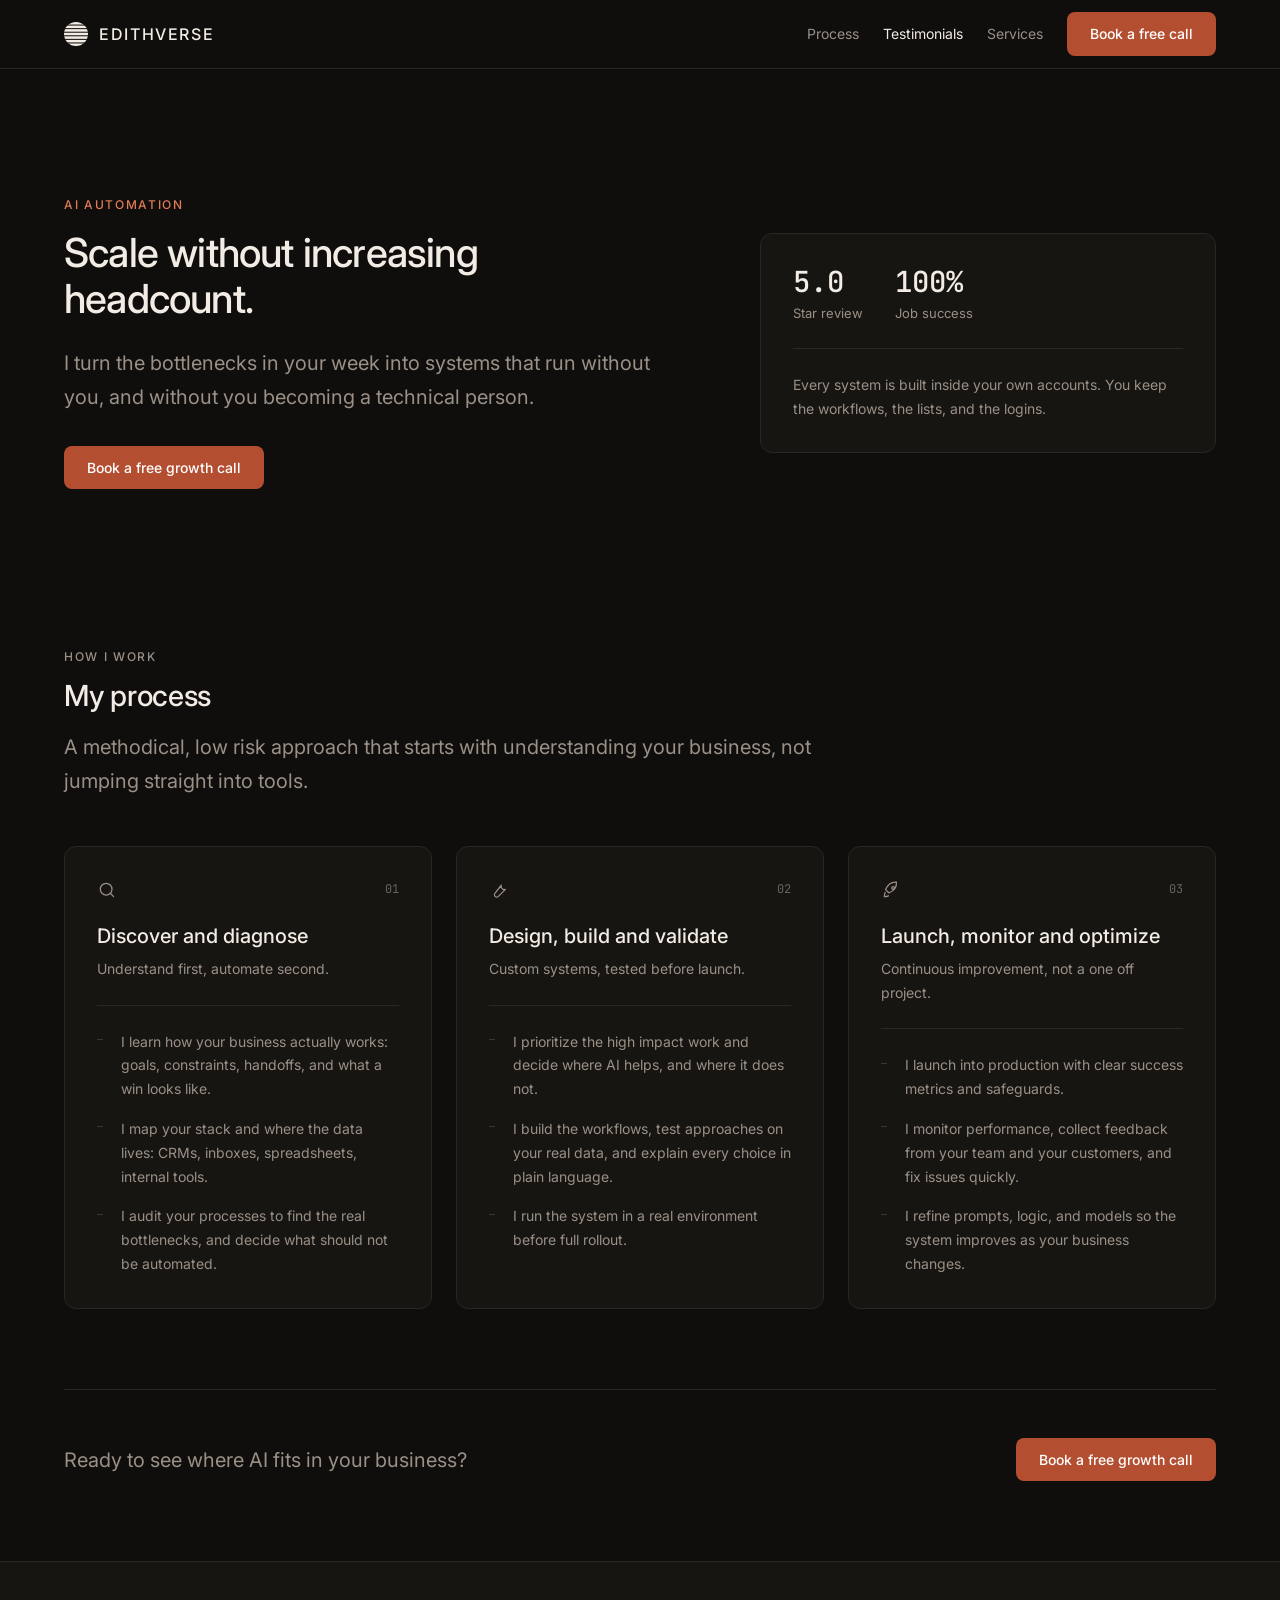
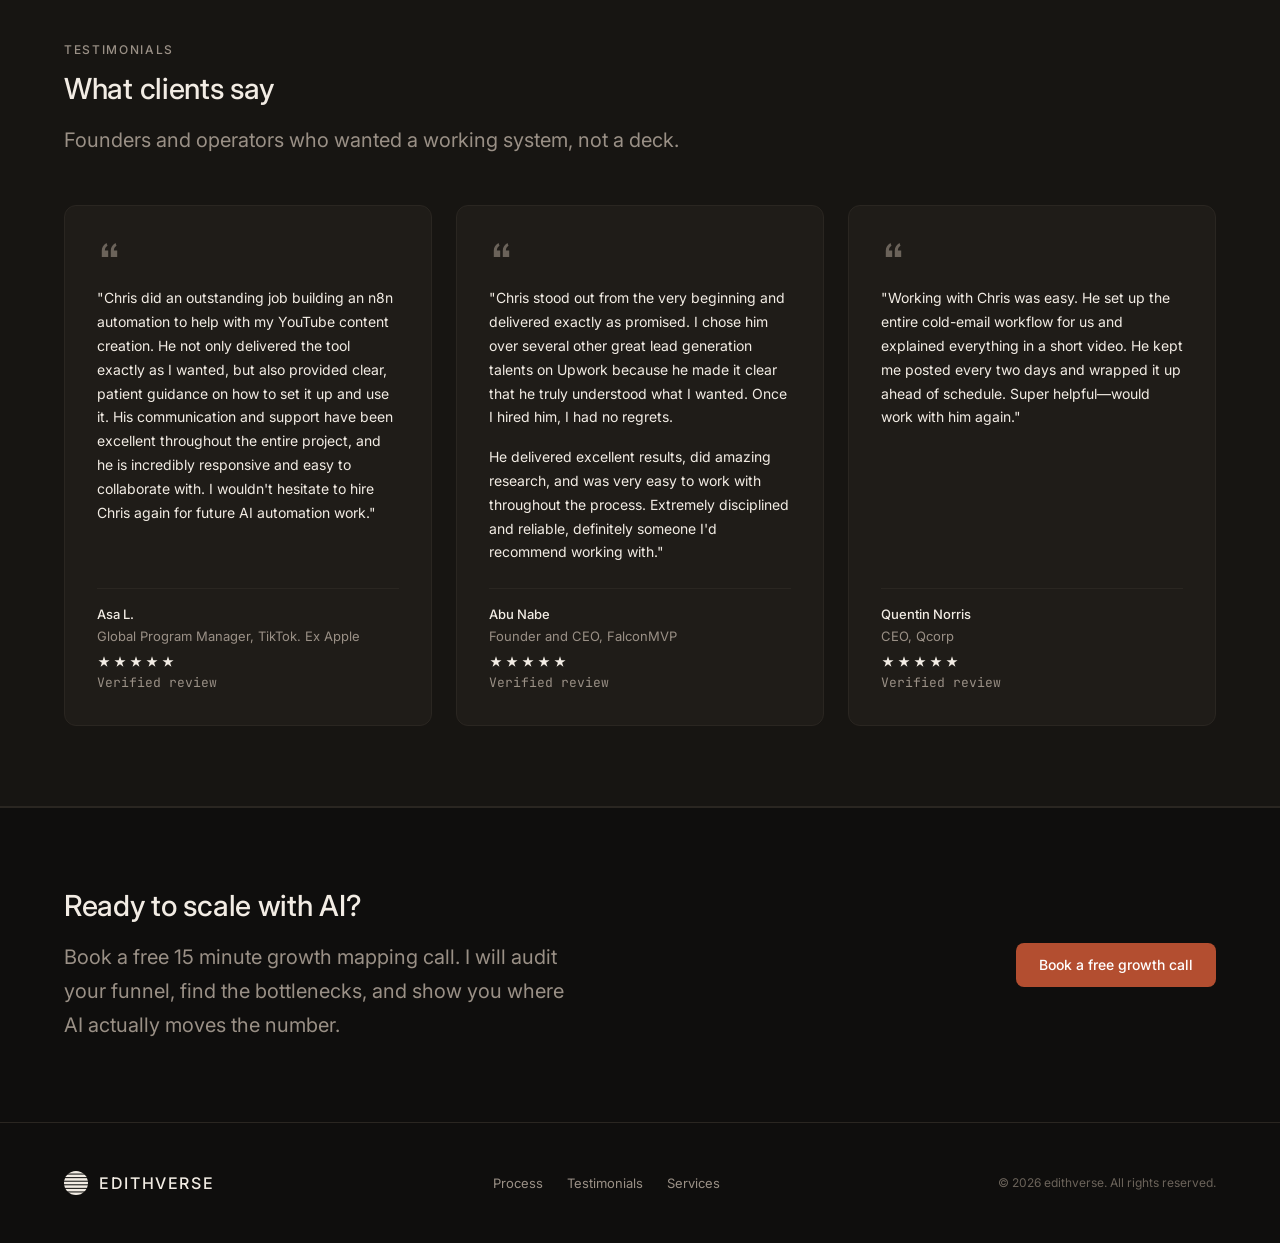
<file: index.html>
<!doctype html>
<html lang="en">
<head>
<meta charset="utf-8">
<meta name="viewport" content="width=device-width, initial-scale=1">
<title>edithverse — AI automation systems</title>
<meta name="description" content="AI automation systems for agencies, recruiters, and real estate teams. Built on your accounts, handed over with no lock in.">
<meta name="theme-color" content="#0F0E0D">
<link rel="preconnect" href="https://fonts.googleapis.com">
<link rel="preconnect" href="https://fonts.gstatic.com" crossorigin>
<link href="https://fonts.googleapis.com/css2?family=Inter:wght@400;500&family=JetBrains+Mono:wght@400;500&display=swap" rel="stylesheet">
<link rel="stylesheet" href="styles.css?v=20260801b">
<link rel="icon" type="image/svg+xml" href="assets/logo/favicon.svg">
</head>
<body>

<a class="skip-link" href="#main">Skip to content</a>

<!-- ============ HEADER ============ -->
<header class="site-header">
  <div class="container header-inner">
    <a class="brand" href="#top">
      <span class="brand-mark" aria-hidden="true">
        <svg viewBox="0 0 100 100">
          <mask id="evBandsNav">
            <rect width="100" height="100" fill="#000"/>
            <g fill="#fff">
              <rect y="0" width="100" height="10.6"/>
              <rect y="14.9" width="100" height="10.6"/>
              <rect y="29.8" width="100" height="10.6"/>
              <rect y="44.7" width="100" height="10.6"/>
              <rect y="59.6" width="100" height="10.6"/>
              <rect y="74.5" width="100" height="10.6"/>
              <rect y="89.4" width="100" height="10.6"/>
            </g>
          </mask>
          <circle cx="50" cy="50" r="50" fill="currentColor" mask="url(#evBandsNav)"/>
        </svg>
      </span>
      <span class="brand-word">edithverse</span>
    </a>

    <nav class="site-nav" aria-label="Primary">
      <a href="#process">Process</a>
      <a href="#testimonials">Testimonials</a>
      <a href="services.html">Services</a>
      <a class="btn btn-primary header-cta" href="https://calendly.com/chrislx/discovery-call" target="_blank" rel="noopener noreferrer">Book a free call</a>
    </nav>
  </div>
</header>

<main id="main">

  <!-- ============ HERO ============ -->
  <section class="hero" id="top">
    <div class="hero-paths" aria-hidden="true">
      <svg viewBox="0 0 696 316" fill="none" preserveAspectRatio="xMidYMid slice">
        <path pathLength="1" d="M-380 -189C-380 -189 -312 216 152 343C616 470 684 875 684 875" stroke-width="0.5" stroke-opacity="0.04" style="--dur:20.0s;--delay:0.0s"/>
        <path pathLength="1" d="M-385 -195C-385 -195 -317 210 157 337C621 464 689 869 689 869" stroke-width="0.53" stroke-opacity="0.049" style="--dur:24.1s;--delay:-18.3s"/>
        <path pathLength="1" d="M-390 -201C-390 -201 -322 204 162 331C626 458 694 863 694 863" stroke-width="0.56" stroke-opacity="0.058" style="--dur:28.2s;--delay:-16.6s"/>
        <path pathLength="1" d="M-395 -207C-395 -207 -327 198 167 325C631 452 699 857 699 857" stroke-width="0.59" stroke-opacity="0.067" style="--dur:22.2s;--delay:-14.9s"/>
        <path pathLength="1" d="M-400 -213C-400 -213 -332 192 172 319C636 446 704 851 704 851" stroke-width="0.62" stroke-opacity="0.076" style="--dur:26.3s;--delay:-13.2s"/>
        <path pathLength="1" d="M-405 -219C-405 -219 -337 186 177 313C641 440 709 845 709 845" stroke-width="0.65" stroke-opacity="0.085" style="--dur:20.3s;--delay:-11.5s"/>
        <path pathLength="1" d="M-410 -225C-410 -225 -342 180 182 307C646 434 714 839 714 839" stroke-width="0.68" stroke-opacity="0.094" style="--dur:24.4s;--delay:-9.8s"/>
        <path pathLength="1" d="M-415 -231C-415 -231 -347 174 187 301C651 428 719 833 719 833" stroke-width="0.71" stroke-opacity="0.103" style="--dur:28.5s;--delay:-8.1s"/>
        <path pathLength="1" d="M-420 -237C-420 -237 -352 168 192 295C656 422 724 827 724 827" stroke-width="0.74" stroke-opacity="0.112" style="--dur:22.5s;--delay:-6.4s"/>
        <path pathLength="1" d="M-425 -243C-425 -243 -357 162 197 289C661 416 729 821 729 821" stroke-width="0.77" stroke-opacity="0.121" style="--dur:26.6s;--delay:-4.7s"/>
        <path pathLength="1" d="M-430 -249C-430 -249 -362 156 202 283C666 410 734 815 734 815" stroke-width="0.8" stroke-opacity="0.13" style="--dur:20.6s;--delay:-3.0s"/>
        <path pathLength="1" d="M-435 -255C-435 -255 -367 150 207 277C671 404 739 809 739 809" stroke-width="0.83" stroke-opacity="0.139" style="--dur:24.7s;--delay:-1.3s"/>
        <path pathLength="1" d="M-440 -261C-440 -261 -372 144 212 271C676 398 744 803 744 803" stroke-width="0.86" stroke-opacity="0.148" style="--dur:28.8s;--delay:-19.6s"/>
        <path pathLength="1" d="M-445 -267C-445 -267 -377 138 217 265C681 392 749 797 749 797" stroke-width="0.89" stroke-opacity="0.157" style="--dur:22.8s;--delay:-17.9s"/>
        <path pathLength="1" d="M-450 -273C-450 -273 -382 132 222 259C686 386 754 791 754 791" stroke-width="0.92" stroke-opacity="0.166" style="--dur:26.9s;--delay:-16.2s"/>
        <path pathLength="1" d="M-455 -279C-455 -279 -387 126 227 253C691 380 759 785 759 785" stroke-width="0.95" stroke-opacity="0.175" style="--dur:20.9s;--delay:-14.5s"/>
        <path pathLength="1" d="M-460 -285C-460 -285 -392 120 232 247C696 374 764 779 764 779" stroke-width="0.98" stroke-opacity="0.184" style="--dur:25.0s;--delay:-12.8s"/>
        <path pathLength="1" d="M-465 -291C-465 -291 -397 114 237 241C701 368 769 773 769 773" stroke-width="1.01" stroke-opacity="0.193" style="--dur:29.1s;--delay:-11.1s"/>
        <path pathLength="1" d="M-470 -297C-470 -297 -402 108 242 235C706 362 774 767 774 767" stroke-width="1.04" stroke-opacity="0.202" style="--dur:23.1s;--delay:-9.4s"/>
        <path pathLength="1" d="M-475 -303C-475 -303 -407 102 247 229C711 356 779 761 779 761" stroke-width="1.07" stroke-opacity="0.211" style="--dur:27.2s;--delay:-7.7s"/>
        <path pathLength="1" d="M-480 -309C-480 -309 -412 96 252 223C716 350 784 755 784 755" stroke-width="1.1" stroke-opacity="0.22" style="--dur:21.2s;--delay:-6.0s"/>
        <path pathLength="1" d="M-485 -315C-485 -315 -417 90 257 217C721 344 789 749 789 749" stroke-width="1.13" stroke-opacity="0.229" style="--dur:25.3s;--delay:-4.3s"/>
        <path pathLength="1" d="M-490 -321C-490 -321 -422 84 262 211C726 338 794 743 794 743" stroke-width="1.16" stroke-opacity="0.238" style="--dur:29.4s;--delay:-2.6s"/>
        <path pathLength="1" d="M-495 -327C-495 -327 -427 78 267 205C731 332 799 737 799 737" stroke-width="1.19" stroke-opacity="0.247" style="--dur:23.4s;--delay:-0.9s"/>
        <path pathLength="1" d="M-500 -333C-500 -333 -432 72 272 199C736 326 804 731 804 731" stroke-width="1.22" stroke-opacity="0.256" style="--dur:27.5s;--delay:-19.2s"/>
        <path pathLength="1" d="M-505 -339C-505 -339 -437 66 277 193C741 320 809 725 809 725" stroke-width="1.25" stroke-opacity="0.265" style="--dur:21.5s;--delay:-17.5s"/>
        <path pathLength="1" d="M-510 -345C-510 -345 -442 60 282 187C746 314 814 719 814 719" stroke-width="1.28" stroke-opacity="0.274" style="--dur:25.6s;--delay:-15.8s"/>
        <path pathLength="1" d="M-515 -351C-515 -351 -447 54 287 181C751 308 819 713 819 713" stroke-width="1.31" stroke-opacity="0.283" style="--dur:29.7s;--delay:-14.1s"/>
        <path pathLength="1" d="M-520 -357C-520 -357 -452 48 292 175C756 302 824 707 824 707" stroke-width="1.34" stroke-opacity="0.292" style="--dur:23.7s;--delay:-12.4s"/>
        <path pathLength="1" d="M-525 -363C-525 -363 -457 42 297 169C761 296 829 701 829 701" stroke-width="1.37" stroke-opacity="0.301" style="--dur:27.8s;--delay:-10.7s"/>
        <path pathLength="1" d="M-530 -369C-530 -369 -462 36 302 163C766 290 834 695 834 695" stroke-width="1.4" stroke-opacity="0.31" style="--dur:21.8s;--delay:-9.0s"/>
        <path pathLength="1" d="M-535 -375C-535 -375 -467 30 307 157C771 284 839 689 839 689" stroke-width="1.43" stroke-opacity="0.319" style="--dur:25.9s;--delay:-7.3s"/>
        <path pathLength="1" d="M-540 -381C-540 -381 -472 24 312 151C776 278 844 683 844 683" stroke-width="1.46" stroke-opacity="0.328" style="--dur:30.0s;--delay:-5.6s"/>
        <path pathLength="1" d="M-545 -387C-545 -387 -477 18 317 145C781 272 849 677 849 677" stroke-width="1.49" stroke-opacity="0.337" style="--dur:24.0s;--delay:-3.9s"/>
        <path pathLength="1" d="M-550 -393C-550 -393 -482 12 322 139C786 266 854 671 854 671" stroke-width="1.52" stroke-opacity="0.346" style="--dur:28.1s;--delay:-2.2s"/>
        <path pathLength="1" d="M-555 -399C-555 -399 -487 6 327 133C791 260 859 665 859 665" stroke-width="1.55" stroke-opacity="0.355" style="--dur:22.1s;--delay:-0.5s"/>
      </svg>
    </div>
    <div class="container hero-grid">
      <div class="hero-copy">
        <p class="eyebrow eyebrow-accent">AI automation</p>
        <h1 class="hero-title">Scale without increasing headcount.</h1>
        <p class="hero-lead">
          I turn the bottlenecks in your week into systems that run without you,
          and without you becoming a technical person.
        </p>
        <a class="btn btn-primary hero-cta" href="https://calendly.com/chrislx/discovery-call" target="_blank" rel="noopener noreferrer">Book a free growth call</a>
      </div>

      <aside class="hero-panel">
        <dl class="stats">
          <div class="stat">
            <dt class="stat-label">Star review</dt>
            <dd class="stat-value">5.0</dd>
          </div>
          <div class="stat">
            <dt class="stat-label">Job success</dt>
            <dd class="stat-value">100%</dd>
          </div>
        </dl>
        <p class="hero-panel-note">
          Every system is built inside your own accounts. You keep the workflows,
          the lists, and the logins.
        </p>
      </aside>
    </div>
  </section>

  <!-- ============ PROCESS ============ -->
  <section class="section" id="process">
    <div class="container">
      <p class="eyebrow">How I work</p>
      <h2 class="section-title">My process</h2>
      <p class="section-lead">
        A methodical, low risk approach that starts with understanding your
        business, not jumping straight into tools.
      </p>

      <div class="cards">
        <article class="card">
          <div class="card-head">
            <span class="card-icon" aria-hidden="true">
              <svg viewBox="0 0 24 24" fill="none" stroke="currentColor" stroke-width="1.5" stroke-linecap="round" stroke-linejoin="round">
                <circle cx="11" cy="11" r="7"/><path d="m20 20-3.5-3.5"/>
              </svg>
            </span>
            <span class="card-step">01</span>
          </div>
          <h3 class="card-title">Discover and diagnose</h3>
          <p class="card-lede">Understand first, automate second.</p>
          <ul class="card-list">
            <li>I learn how your business actually works: goals, constraints, handoffs, and what a win looks like.</li>
            <li>I map your stack and where the data lives: CRMs, inboxes, spreadsheets, internal tools.</li>
            <li>I audit your processes to find the real bottlenecks, and decide what should not be automated.</li>
          </ul>
        </article>

        <article class="card">
          <div class="card-head">
            <span class="card-icon" aria-hidden="true">
              <svg viewBox="0 0 24 24" fill="none" stroke="currentColor" stroke-width="1.5" stroke-linecap="round" stroke-linejoin="round">
                <path d="M14.7 6.3a4 4 0 0 0 5 5l-8.4 8.4a2.8 2.8 0 0 1-4-4l7.4-9.4Z"/>
              </svg>
            </span>
            <span class="card-step">02</span>
          </div>
          <h3 class="card-title">Design, build and validate</h3>
          <p class="card-lede">Custom systems, tested before launch.</p>
          <ul class="card-list">
            <li>I prioritize the high impact work and decide where AI helps, and where it does not.</li>
            <li>I build the workflows, test approaches on your real data, and explain every choice in plain language.</li>
            <li>I run the system in a real environment before full rollout.</li>
          </ul>
        </article>

        <article class="card">
          <div class="card-head">
            <span class="card-icon" aria-hidden="true">
              <svg viewBox="0 0 24 24" fill="none" stroke="currentColor" stroke-width="1.5" stroke-linecap="round" stroke-linejoin="round">
                <path d="M5 15c-1 2-1 4-1 5 1 0 3 0 5-1"/>
                <path d="M9 15 5.5 11.5c3-7 8-9.5 13-9 .5 5-2 10-9 13L9 15Z"/>
                <circle cx="14.5" cy="9.5" r="1.6"/>
              </svg>
            </span>
            <span class="card-step">03</span>
          </div>
          <h3 class="card-title">Launch, monitor and optimize</h3>
          <p class="card-lede">Continuous improvement, not a one off project.</p>
          <ul class="card-list">
            <li>I launch into production with clear success metrics and safeguards.</li>
            <li>I monitor performance, collect feedback from your team and your customers, and fix issues quickly.</li>
            <li>I refine prompts, logic, and models so the system improves as your business changes.</li>
          </ul>
        </article>
      </div>

      <div class="mid-cta">
        <p>Ready to see where AI fits in your business?</p>
        <a class="btn btn-primary" href="https://calendly.com/chrislx/discovery-call" target="_blank" rel="noopener noreferrer">Book a free growth call</a>
      </div>
    </div>
  </section>

  <!-- ============ TESTIMONIALS ============ -->
  <section class="section section-alt" id="testimonials">
    <!-- Star drawn once as a symbol, referenced five times per card. Geometry is
         a plain 5-point star: outer radius 10, inner 3.82, on a 24 grid. -->
    <svg class="ev-sprite" aria-hidden="true" focusable="false">
      <symbol id="ev-star" viewBox="0 0 24 24">
        <path d="M12.00 2.00 L14.25 8.91 L21.51 8.91 L15.63 13.18 L17.88 20.09 L12.00 15.82 L6.12 20.09 L8.37 13.18 L2.49 8.91 L9.75 8.91 Z"/>
      </symbol>
    </svg>
    <div class="container">
      <p class="eyebrow">Testimonials</p>
      <h2 class="section-title">What clients say</h2>
      <p class="section-lead">
        Founders and operators who wanted a working system, not a deck.
      </p>

      <div class="cards">
        <figure class="card quote-card">
          <span class="quote-mark" aria-hidden="true">
            <svg viewBox="0 0 24 24" fill="currentColor">
              <path d="M9.5 5C6.5 6.6 4.8 9.3 4.8 12.6V19h6.4v-6.4H7.9c0-2.1.8-3.6 2.6-4.8L9.5 5Zm9 0c-3 1.6-4.7 4.3-4.7 7.6V19h6.4v-6.4h-3.3c0-2.1.8-3.6 2.6-4.8L18.5 5Z"/>
            </svg>
          </span>
          <blockquote>
            "Chris did an outstanding job building an n8n automation to help with my
            YouTube content creation. He not only delivered the tool exactly as I
            wanted, but also provided clear, patient guidance on how to set it up and
            use it. His communication and support have been excellent throughout the
            entire project, and he is incredibly responsive and easy to collaborate
            with. I wouldn't hesitate to hire Chris again for future AI automation work."
          </blockquote>
          <figcaption>
            <span class="quote-name">Asa L.</span>
            <span class="quote-role">Global Program Manager, TikTok. Ex Apple</span>
            <span class="quote-stars" role="img" aria-label="Rated 5 out of 5">
              <svg aria-hidden="true"><use href="#ev-star"/></svg>
              <svg aria-hidden="true"><use href="#ev-star"/></svg>
              <svg aria-hidden="true"><use href="#ev-star"/></svg>
              <svg aria-hidden="true"><use href="#ev-star"/></svg>
              <svg aria-hidden="true"><use href="#ev-star"/></svg>
            </span>
            <span class="quote-meta">Verified review</span>
          </figcaption>
        </figure>

        <figure class="card quote-card">
          <span class="quote-mark" aria-hidden="true">
            <svg viewBox="0 0 24 24" fill="currentColor">
              <path d="M9.5 5C6.5 6.6 4.8 9.3 4.8 12.6V19h6.4v-6.4H7.9c0-2.1.8-3.6 2.6-4.8L9.5 5Zm9 0c-3 1.6-4.7 4.3-4.7 7.6V19h6.4v-6.4h-3.3c0-2.1.8-3.6 2.6-4.8L18.5 5Z"/>
            </svg>
          </span>
          <blockquote>
            <p>
              "Chris stood out from the very beginning and delivered exactly as
              promised. I chose him over several other great lead generation talents
              on Upwork because he made it clear that he truly understood what I
              wanted. Once I hired him, I had no regrets.
            </p>
            <p>
              He delivered excellent results, did amazing research, and was very easy
              to work with throughout the process. Extremely disciplined and reliable,
              definitely someone I'd recommend working with."
            </p>
          </blockquote>
          <figcaption>
            <span class="quote-name">Abu Nabe</span>
            <span class="quote-role">Founder and CEO, FalconMVP</span>
            <span class="quote-stars" role="img" aria-label="Rated 5 out of 5">
              <svg aria-hidden="true"><use href="#ev-star"/></svg>
              <svg aria-hidden="true"><use href="#ev-star"/></svg>
              <svg aria-hidden="true"><use href="#ev-star"/></svg>
              <svg aria-hidden="true"><use href="#ev-star"/></svg>
              <svg aria-hidden="true"><use href="#ev-star"/></svg>
            </span>
            <span class="quote-meta">Verified review</span>
          </figcaption>
        </figure>

        <figure class="card quote-card">
          <span class="quote-mark" aria-hidden="true">
            <svg viewBox="0 0 24 24" fill="currentColor">
              <path d="M9.5 5C6.5 6.6 4.8 9.3 4.8 12.6V19h6.4v-6.4H7.9c0-2.1.8-3.6 2.6-4.8L9.5 5Zm9 0c-3 1.6-4.7 4.3-4.7 7.6V19h6.4v-6.4h-3.3c0-2.1.8-3.6 2.6-4.8L18.5 5Z"/>
            </svg>
          </span>
          <blockquote>
            <p>
              "Working with Chris was easy. He set up the entire cold-email workflow
              for us and explained everything in a short video. He kept me posted every
              two days and wrapped it up ahead of schedule. Super helpful—would work
              with him again."
            </p>
          </blockquote>
          <figcaption>
            <span class="quote-name">Quentin Norris</span>
            <span class="quote-role">CEO, Qcorp</span>
            <span class="quote-stars" role="img" aria-label="Rated 5 out of 5">
              <svg aria-hidden="true"><use href="#ev-star"/></svg>
              <svg aria-hidden="true"><use href="#ev-star"/></svg>
              <svg aria-hidden="true"><use href="#ev-star"/></svg>
              <svg aria-hidden="true"><use href="#ev-star"/></svg>
              <svg aria-hidden="true"><use href="#ev-star"/></svg>
            </span>
            <span class="quote-meta">Verified review</span>
          </figcaption>
        </figure>
      </div>
    </div>
  </section>

  <!-- ============ CLOSING CTA ============ -->
  <section class="section closing" id="closing">
    <div class="container">
      <div class="closing-inner">
        <div class="closing-copy">
          <h2 class="closing-title">Ready to scale with AI?</h2>
          <p class="closing-lead">
            Book a free 15 minute growth mapping call. I will audit your funnel, find
            the bottlenecks, and show you where AI actually moves the number.
          </p>
        </div>
        <a class="btn btn-primary" href="https://calendly.com/chrislx/discovery-call" target="_blank" rel="noopener noreferrer">Book a free growth call</a>
      </div>
    </div>
  </section>

</main>

<!-- ============ FOOTER ============ -->
<footer class="site-footer" id="contact">
  <div class="container footer-inner">
    <a class="brand brand-footer" href="#top">
      <span class="brand-mark" aria-hidden="true">
        <svg viewBox="0 0 100 100">
          <mask id="evBandsFoot">
            <rect width="100" height="100" fill="#000"/>
            <g fill="#fff">
              <rect y="0" width="100" height="10.6"/>
              <rect y="14.9" width="100" height="10.6"/>
              <rect y="29.8" width="100" height="10.6"/>
              <rect y="44.7" width="100" height="10.6"/>
              <rect y="59.6" width="100" height="10.6"/>
              <rect y="74.5" width="100" height="10.6"/>
              <rect y="89.4" width="100" height="10.6"/>
            </g>
          </mask>
          <circle cx="50" cy="50" r="50" fill="currentColor" mask="url(#evBandsFoot)"/>
        </svg>
      </span>
      <span class="brand-word">edithverse</span>
    </a>

    <nav class="footer-links" aria-label="Footer">
      <a href="index.html#process">Process</a>
      <a href="index.html#testimonials">Testimonials</a>
      <a href="services.html">Services</a>
    </nav>

    <p class="footer-fine">© 2026 edithverse. All rights reserved.</p>
  </div>
</footer>

<script src="script.js"></script>
</body>
</html>
</file>
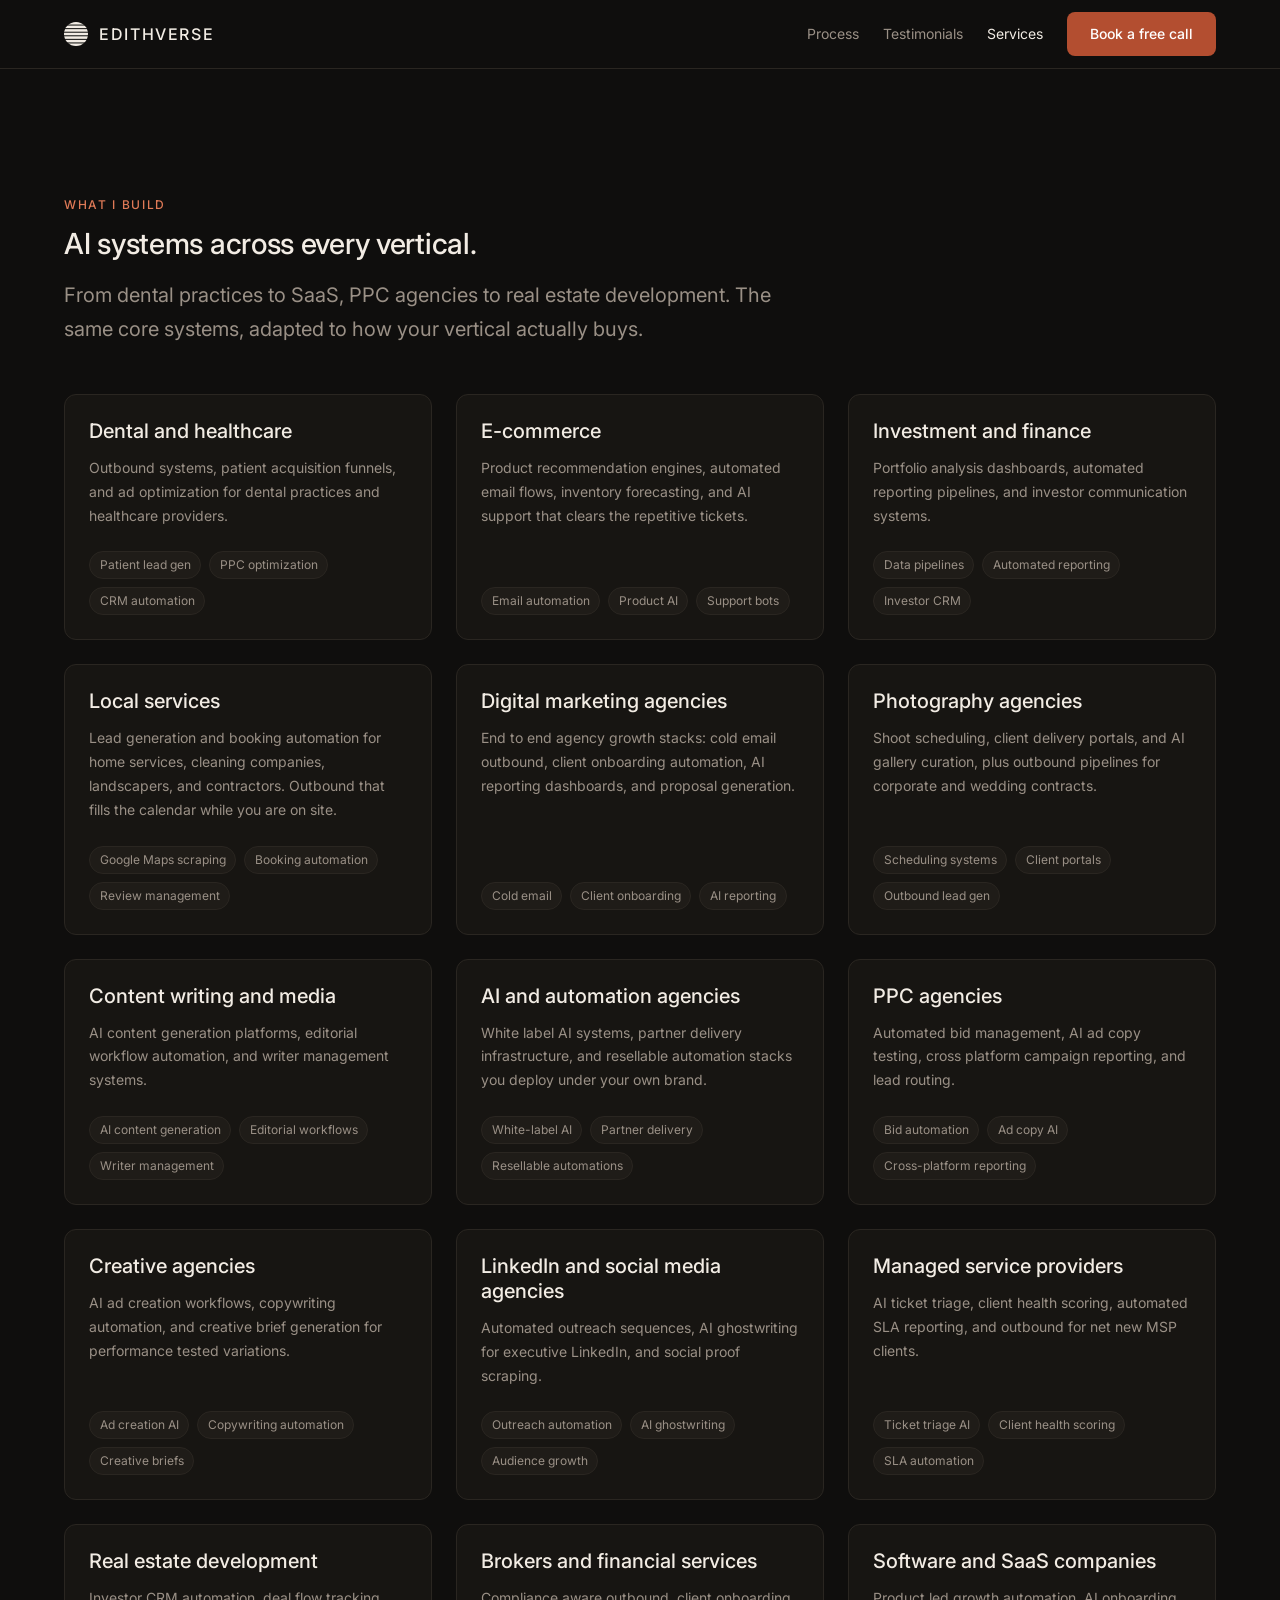
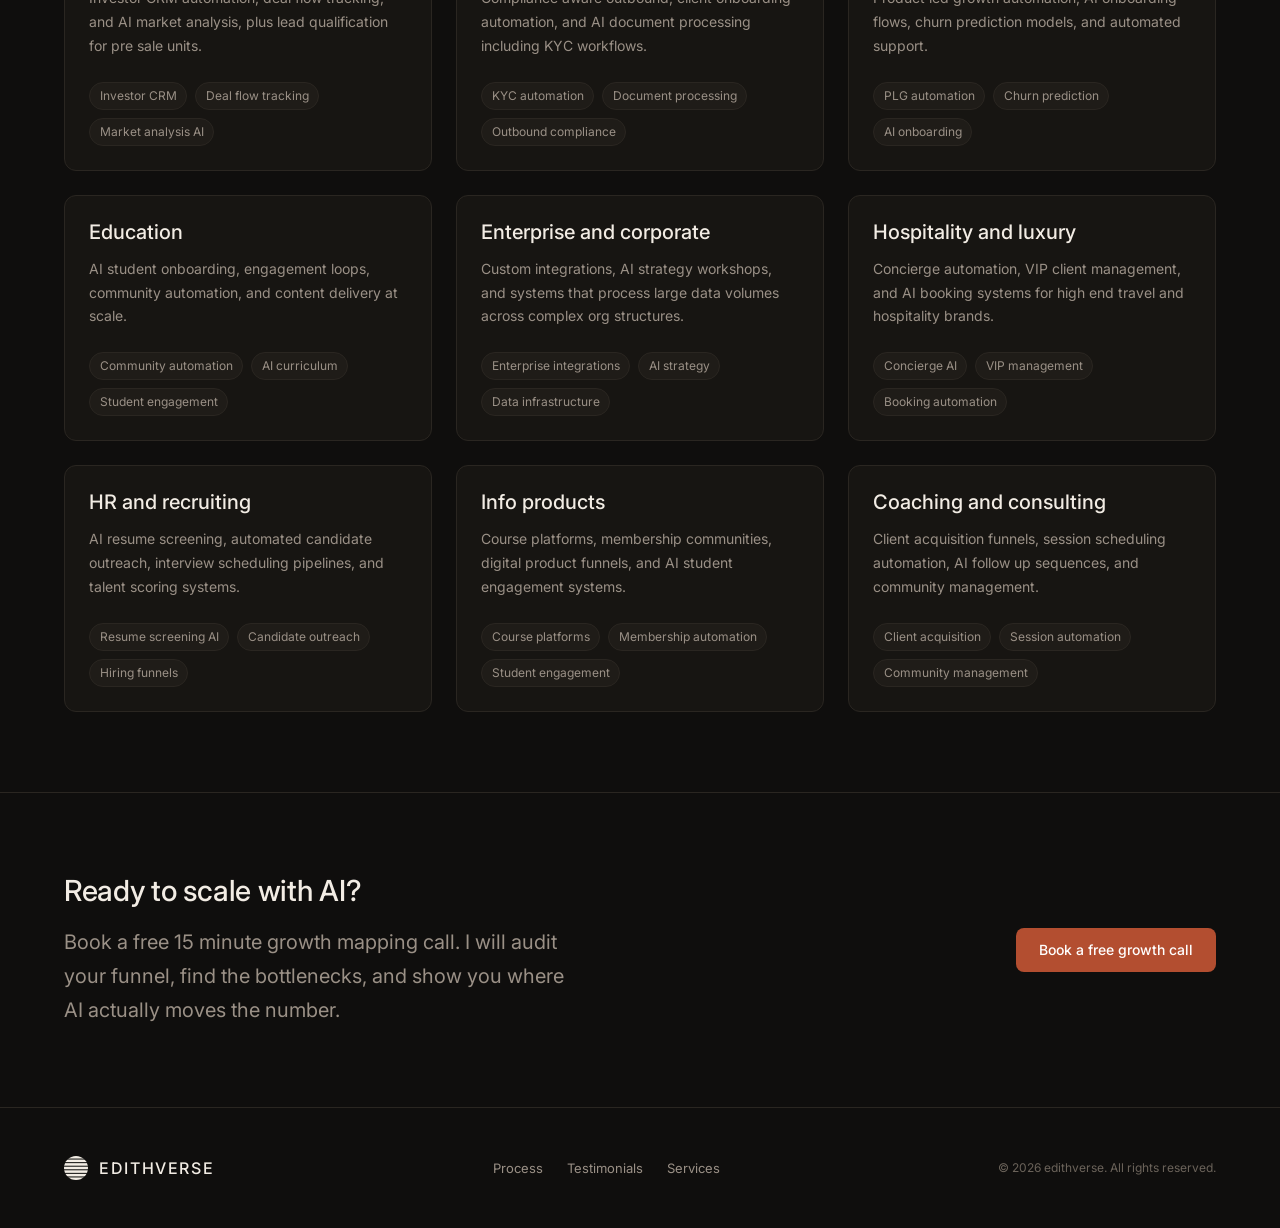
<file: services.html>
<!doctype html>
<html lang="en">
<head>
<meta charset="utf-8">
<meta name="viewport" content="width=device-width, initial-scale=1">
<title>Services — edithverse</title>
<meta name="description" content="AI automation systems across 21 verticals, from dental and e-commerce to SaaS, PPC agencies, and real estate development.">
<meta name="theme-color" content="#0F0E0D">
<link rel="preconnect" href="https://fonts.googleapis.com">
<link rel="preconnect" href="https://fonts.gstatic.com" crossorigin>
<link href="https://fonts.googleapis.com/css2?family=Inter:wght@400;500&family=JetBrains+Mono:wght@400;500&display=swap" rel="stylesheet">
<link rel="stylesheet" href="styles.css?v=20260801b">
<link rel="icon" type="image/svg+xml" href="assets/logo/favicon.svg">
</head>
<body>

<a class="skip-link" href="#main">Skip to content</a>

<!-- ============ HEADER ============ -->
<header class="site-header">
  <div class="container header-inner">
    <a class="brand" href="index.html">
      <span class="brand-mark" aria-hidden="true">
        <svg viewBox="0 0 100 100">
          <mask id="evBandsNav">
            <rect width="100" height="100" fill="#000"/>
            <g fill="#fff">
              <rect y="0" width="100" height="10.6"/>
              <rect y="14.9" width="100" height="10.6"/>
              <rect y="29.8" width="100" height="10.6"/>
              <rect y="44.7" width="100" height="10.6"/>
              <rect y="59.6" width="100" height="10.6"/>
              <rect y="74.5" width="100" height="10.6"/>
              <rect y="89.4" width="100" height="10.6"/>
            </g>
          </mask>
          <circle cx="50" cy="50" r="50" fill="currentColor" mask="url(#evBandsNav)"/>
        </svg>
      </span>
      <span class="brand-word">edithverse</span>
    </a>

    <nav class="site-nav" aria-label="Primary">
      <a href="index.html#process">Process</a>
      <a href="index.html#testimonials">Testimonials</a>
      <a href="services.html" aria-current="page">Services</a>
      <a class="btn btn-primary header-cta" href="https://calendly.com/chrislx/discovery-call" target="_blank" rel="noopener noreferrer">Book a free call</a>
    </nav>
  </div>
</header>

<main id="main">

  <!-- ============ SERVICES ============ -->
  <section class="section section-first" id="services">
    <div class="container">
      <p class="eyebrow eyebrow-accent">What I build</p>
      <h1 class="section-title">AI systems across every vertical.</h1>
      <p class="section-lead">
        From dental practices to SaaS, PPC agencies to real estate development.
        The same core systems, adapted to how your vertical actually buys.
      </p>

      <div class="services">
        <article class="service">
          <h3 class="service-name">Dental and healthcare</h3>
          <p class="service-desc">Outbound systems, patient acquisition funnels, and ad optimization for dental practices and healthcare providers.</p>
          <ul class="service-tags"><li>Patient lead gen</li><li>PPC optimization</li><li>CRM automation</li></ul>
        </article>

        <article class="service">
          <h3 class="service-name">E-commerce</h3>
          <p class="service-desc">Product recommendation engines, automated email flows, inventory forecasting, and AI support that clears the repetitive tickets.</p>
          <ul class="service-tags"><li>Email automation</li><li>Product AI</li><li>Support bots</li></ul>
        </article>

        <article class="service">
          <h3 class="service-name">Investment and finance</h3>
          <p class="service-desc">Portfolio analysis dashboards, automated reporting pipelines, and investor communication systems.</p>
          <ul class="service-tags"><li>Data pipelines</li><li>Automated reporting</li><li>Investor CRM</li></ul>
        </article>

        <article class="service">
          <h3 class="service-name">Local services</h3>
          <p class="service-desc">Lead generation and booking automation for home services, cleaning companies, landscapers, and contractors. Outbound that fills the calendar while you are on site.</p>
          <ul class="service-tags"><li>Google Maps scraping</li><li>Booking automation</li><li>Review management</li></ul>
        </article>

        <article class="service">
          <h3 class="service-name">Digital marketing agencies</h3>
          <p class="service-desc">End to end agency growth stacks: cold email outbound, client onboarding automation, AI reporting dashboards, and proposal generation.</p>
          <ul class="service-tags"><li>Cold email</li><li>Client onboarding</li><li>AI reporting</li></ul>
        </article>

        <article class="service">
          <h3 class="service-name">Photography agencies</h3>
          <p class="service-desc">Shoot scheduling, client delivery portals, and AI gallery curation, plus outbound pipelines for corporate and wedding contracts.</p>
          <ul class="service-tags"><li>Scheduling systems</li><li>Client portals</li><li>Outbound lead gen</li></ul>
        </article>

        <article class="service">
          <h3 class="service-name">Content writing and media</h3>
          <p class="service-desc">AI content generation platforms, editorial workflow automation, and writer management systems.</p>
          <ul class="service-tags"><li>AI content generation</li><li>Editorial workflows</li><li>Writer management</li></ul>
        </article>

        <article class="service">
          <h3 class="service-name">AI and automation agencies</h3>
          <p class="service-desc">White label AI systems, partner delivery infrastructure, and resellable automation stacks you deploy under your own brand.</p>
          <ul class="service-tags"><li>White-label AI</li><li>Partner delivery</li><li>Resellable automations</li></ul>
        </article>

        <article class="service">
          <h3 class="service-name">PPC agencies</h3>
          <p class="service-desc">Automated bid management, AI ad copy testing, cross platform campaign reporting, and lead routing.</p>
          <ul class="service-tags"><li>Bid automation</li><li>Ad copy AI</li><li>Cross-platform reporting</li></ul>
        </article>

        <article class="service">
          <h3 class="service-name">Creative agencies</h3>
          <p class="service-desc">AI ad creation workflows, copywriting automation, and creative brief generation for performance tested variations.</p>
          <ul class="service-tags"><li>Ad creation AI</li><li>Copywriting automation</li><li>Creative briefs</li></ul>
        </article>

        <article class="service">
          <h3 class="service-name">LinkedIn and social media agencies</h3>
          <p class="service-desc">Automated outreach sequences, AI ghostwriting for executive LinkedIn, and social proof scraping.</p>
          <ul class="service-tags"><li>Outreach automation</li><li>AI ghostwriting</li><li>Audience growth</li></ul>
        </article>

        <article class="service">
          <h3 class="service-name">Managed service providers</h3>
          <p class="service-desc">AI ticket triage, client health scoring, automated SLA reporting, and outbound for net new MSP clients.</p>
          <ul class="service-tags"><li>Ticket triage AI</li><li>Client health scoring</li><li>SLA automation</li></ul>
        </article>

        <article class="service">
          <h3 class="service-name">Real estate development</h3>
          <p class="service-desc">Investor CRM automation, deal flow tracking, and AI market analysis, plus lead qualification for pre sale units.</p>
          <ul class="service-tags"><li>Investor CRM</li><li>Deal flow tracking</li><li>Market analysis AI</li></ul>
        </article>

        <article class="service">
          <h3 class="service-name">Brokers and financial services</h3>
          <p class="service-desc">Compliance aware outbound, client onboarding automation, and AI document processing including KYC workflows.</p>
          <ul class="service-tags"><li>KYC automation</li><li>Document processing</li><li>Outbound compliance</li></ul>
        </article>

        <article class="service">
          <h3 class="service-name">Software and SaaS companies</h3>
          <p class="service-desc">Product led growth automation, AI onboarding flows, churn prediction models, and automated support.</p>
          <ul class="service-tags"><li>PLG automation</li><li>Churn prediction</li><li>AI onboarding</li></ul>
        </article>

        <article class="service">
          <h3 class="service-name">Education</h3>
          <p class="service-desc">AI student onboarding, engagement loops, community automation, and content delivery at scale.</p>
          <ul class="service-tags"><li>Community automation</li><li>AI curriculum</li><li>Student engagement</li></ul>
        </article>

        <article class="service">
          <h3 class="service-name">Enterprise and corporate</h3>
          <p class="service-desc">Custom integrations, AI strategy workshops, and systems that process large data volumes across complex org structures.</p>
          <ul class="service-tags"><li>Enterprise integrations</li><li>AI strategy</li><li>Data infrastructure</li></ul>
        </article>

        <article class="service">
          <h3 class="service-name">Hospitality and luxury</h3>
          <p class="service-desc">Concierge automation, VIP client management, and AI booking systems for high end travel and hospitality brands.</p>
          <ul class="service-tags"><li>Concierge AI</li><li>VIP management</li><li>Booking automation</li></ul>
        </article>

        <article class="service">
          <h3 class="service-name">HR and recruiting</h3>
          <p class="service-desc">AI resume screening, automated candidate outreach, interview scheduling pipelines, and talent scoring systems.</p>
          <ul class="service-tags"><li>Resume screening AI</li><li>Candidate outreach</li><li>Hiring funnels</li></ul>
        </article>

        <article class="service">
          <h3 class="service-name">Info products</h3>
          <p class="service-desc">Course platforms, membership communities, digital product funnels, and AI student engagement systems.</p>
          <ul class="service-tags"><li>Course platforms</li><li>Membership automation</li><li>Student engagement</li></ul>
        </article>

        <article class="service">
          <h3 class="service-name">Coaching and consulting</h3>
          <p class="service-desc">Client acquisition funnels, session scheduling automation, AI follow up sequences, and community management.</p>
          <ul class="service-tags"><li>Client acquisition</li><li>Session automation</li><li>Community management</li></ul>
        </article>
      </div>
    </div>
  </section>

  <!-- ============ CLOSING CTA ============ -->
  <section class="section closing" id="closing">
    <div class="container">
      <div class="closing-inner">
        <div class="closing-copy">
          <h2 class="closing-title">Ready to scale with AI?</h2>
          <p class="closing-lead">
            Book a free 15 minute growth mapping call. I will audit your funnel, find
            the bottlenecks, and show you where AI actually moves the number.
          </p>
        </div>
        <a class="btn btn-primary" href="https://calendly.com/chrislx/discovery-call" target="_blank" rel="noopener noreferrer">Book a free growth call</a>
      </div>
    </div>
  </section>

</main>

<!-- ============ FOOTER ============ -->
<footer class="site-footer" id="contact">
  <div class="container footer-inner">
    <a class="brand brand-footer" href="index.html">
      <span class="brand-mark" aria-hidden="true">
        <svg viewBox="0 0 100 100">
          <mask id="evBandsFoot">
            <rect width="100" height="100" fill="#000"/>
            <g fill="#fff">
              <rect y="0" width="100" height="10.6"/>
              <rect y="14.9" width="100" height="10.6"/>
              <rect y="29.8" width="100" height="10.6"/>
              <rect y="44.7" width="100" height="10.6"/>
              <rect y="59.6" width="100" height="10.6"/>
              <rect y="74.5" width="100" height="10.6"/>
              <rect y="89.4" width="100" height="10.6"/>
            </g>
          </mask>
          <circle cx="50" cy="50" r="50" fill="currentColor" mask="url(#evBandsFoot)"/>
        </svg>
      </span>
      <span class="brand-word">edithverse</span>
    </a>

    <nav class="footer-links" aria-label="Footer">
      <a href="index.html#process">Process</a>
      <a href="index.html#testimonials">Testimonials</a>
      <a href="services.html">Services</a>
    </nav>

    <p class="footer-fine">© 2026 edithverse. All rights reserved.</p>
  </div>
</footer>

<script src="script.js"></script>
</body>
</html>
</file>
<file: styles.css>
/* =====================================================================
   edithverse
   Tokens taken verbatim from the edithverse brand guidelines (clay), section 5.
   Do not invent colours; change them in the guidelines first.
   ===================================================================== */
:root {
  color-scheme: dark;

  --ev-bg: #0F0E0D;
  --ev-surface: #171512;
  --ev-surface-2: #1F1C18;
  --ev-border: #2A2621;
  --ev-border-strong: #3B352C;
  --ev-text: #F2ECE4;
  --ev-text-muted: #9A9086;
  --ev-text-faint: #6B635A;
  --ev-accent: #B34E30;
  --ev-accent-hover: #BE5535;
  --ev-accent-text: #E07A57;
  --ev-accent-quiet: #2A1710;
  --ev-accent-line: #4A2317;
  --ev-on-accent: #FFFFFF;
  --ev-success: #6FBE80;
  --ev-success-bg: #16251A;
  --ev-danger: #EC5F6E;
  --ev-danger-bg: #2A1419;

  --ev-radius-control: 8px;
  --ev-radius-card: 12px;
  --ev-radius-pill: 999px;

  --ev-space-1: 0.25rem;
  --ev-space-2: 0.5rem;
  --ev-space-3: 0.75rem;
  --ev-space-4: 1rem;
  --ev-space-6: 1.5rem;
  --ev-space-8: 2rem;
  --ev-space-12: 3rem;
  --ev-space-20: 5rem;
  --ev-space-32: 8rem;

  --ev-dur: 150ms;
  --ev-ease: cubic-bezier(0.2, 0, 0, 1);

  --ev-font: Inter, Geist, Satoshi, ui-sans-serif, system-ui, sans-serif;
  --ev-mono: "JetBrains Mono", ui-monospace, SFMono-Regular, Menlo, monospace;
}

[data-theme="light"] {
  color-scheme: light;

  --ev-bg: #F7F3EC;
  --ev-surface: #FFFFFF;
  --ev-surface-2: #EFE9DF;
  --ev-border: #DED5C6;
  --ev-border-strong: #C7BBA8;
  --ev-text: #16130F;
  --ev-text-muted: #6B635A;
  --ev-text-faint: #8C8377;
  --ev-accent: #A8402A;
  --ev-accent-hover: #8E3421;
  --ev-accent-text: #9A3A25;
  --ev-accent-quiet: #F6E4DD;
  --ev-accent-line: #E0B9AA;
  --ev-on-accent: #FFFFFF;
  --ev-success: #3D7A4C;
  --ev-success-bg: #E4F0E6;
  --ev-danger: #B32B41;
  --ev-danger-bg: #FAE4E8;
}

/* ---------- reset ---------- */
*, *::before, *::after { box-sizing: border-box; }
html { -webkit-text-size-adjust: 100%; scroll-behavior: smooth; }
body {
  margin: 0;
  background-color: var(--ev-bg);
  color: var(--ev-text);
  font-family: var(--ev-font);
  font-size: 1rem;
  font-weight: 400;
  line-height: 1.7;
  -webkit-font-smoothing: antialiased;
  -moz-osx-font-smoothing: grayscale;
}
h1, h2, h3, h4, h5, h6 { font-size: inherit; font-weight: 500; margin: 0; line-height: 1.25; }
p, ul, dl, dd, figure, blockquote { margin: 0; }
ul { padding: 0; list-style: none; }
img { display: block; max-width: 100%; height: auto; }
a { color: inherit; text-decoration: none; }
button { font: inherit; color: inherit; background: none; cursor: pointer; }

/* Guideline 12: visible keyboard focus on every interactive element. */
:focus-visible {
  outline: none;
  box-shadow: 0 0 0 2px var(--ev-bg), 0 0 0 4px var(--ev-accent-text);
  border-radius: var(--ev-radius-control);
}

.skip-link {
  position: absolute;
  left: -9999px;
  top: var(--ev-space-2);
  padding: var(--ev-space-2) var(--ev-space-4);
  background-color: var(--ev-surface);
  border: 0.5px solid var(--ev-border-strong);
  border-radius: var(--ev-radius-control);
  z-index: 100;
}
.skip-link:focus { left: var(--ev-space-4); }

/* ---------- layout ---------- */
.container {
  width: 100%;
  max-width: 1200px;
  margin-inline: auto;
  padding-inline: var(--ev-space-6);
}
@media (max-width: 380px) { .container { padding-inline: var(--ev-space-4); } }

/* =====================================================================
   TYPE SCALE — guideline section 9
   ===================================================================== */
.eyebrow {
  font-size: 0.75rem;
  font-weight: 500;
  line-height: 1.4;
  text-transform: uppercase;
  letter-spacing: 0.14em;
  color: var(--ev-text-muted);
}
.eyebrow-accent { color: var(--ev-accent-text); }

.section-title {
  margin-top: var(--ev-space-3);
  font-size: 1.8125rem;
  font-weight: 500;
  letter-spacing: -0.01em;
}
.section-lead {
  margin-top: var(--ev-space-4);
  max-width: 58ch;
  font-size: 1.25rem;
  color: var(--ev-text-muted);
}

/* =====================================================================
   BUTTONS — guideline section 10
   Hover transitions colour only. No lift, no scale, no shadow.
   ===================================================================== */
.btn {
  display: inline-block;
  padding: 11px 22px;
  border: 0.5px solid transparent;
  border-radius: var(--ev-radius-control);
  font-size: 0.875rem;
  font-weight: 500;
  line-height: 1.4;
  transition: background-color var(--ev-dur) var(--ev-ease),
              border-color var(--ev-dur) var(--ev-ease),
              color var(--ev-dur) var(--ev-ease);
}
.btn-primary {
  background-color: var(--ev-accent);
  color: var(--ev-on-accent);
}
.btn-primary:hover { background-color: var(--ev-accent-hover); }

.btn-secondary {
  border-color: var(--ev-border-strong);
  color: var(--ev-text);
}
.btn-secondary:hover { border-color: var(--ev-text-muted); }

/* =====================================================================
   HEADER
   ===================================================================== */
.site-header {
  position: sticky;
  top: 0;
  z-index: 50;
  background-color: var(--ev-bg);
  border-bottom: 0.5px solid var(--ev-border);
}
.header-inner {
  display: flex;
  align-items: center;
  justify-content: space-between;
  gap: var(--ev-space-4);
  min-height: 68px;
}

/* Logo: mark is --ev-text, never clay, never gradient (guideline 8). */
.brand {
  display: inline-flex;
  align-items: center;
  gap: 0.7em;
  color: var(--ev-text);
  font-size: 1rem;
  font-weight: 500;
  text-transform: uppercase;
  letter-spacing: 0.1em;
  white-space: nowrap;
}
.brand-mark { display: block; width: 1.5em; height: 1.5em; }
.brand-mark svg { display: block; width: 100%; height: 100%; }
.brand-word { line-height: 1; }

.site-nav { display: flex; align-items: center; gap: var(--ev-space-6); }
.site-nav > a:not(.btn) {
  display: none;
  font-size: 0.875rem;
  color: var(--ev-text-muted);
  transition: color var(--ev-dur) var(--ev-ease);
}
.site-nav > a:not(.btn):hover,
.site-nav > a.is-active { color: var(--ev-text); }

@media (min-width: 720px) { .site-nav > a:not(.btn) { display: inline; } }

/* =====================================================================
   HERO
   No decorative background. The accent is 5% of the page; everything
   else is background, text, and hairlines (guideline 7).
   ===================================================================== */
.hero {
  position: relative;
  overflow: hidden;
  /* Own stacking context, so the artwork and the copy can never be reordered
     by anything outside the hero. */
  isolation: isolate;
  padding-block: var(--ev-space-20);
}
@media (min-width: 720px) { .hero { padding-block: var(--ev-space-32) var(--ev-space-20); } }

/* ---------------------------------------------------------------------
   Floating paths background.
   Vanilla port of the React/motion `FloatingPathsBackground` component
   (kept verbatim at reference/floating-paths.tsx). Same 36 bezier paths,
   same formula, position = -1. motion's pathLength/pathOffset become
   stroke-dasharray/stroke-dashoffset, which needs pathLength="1" on each
   path so the dash units are normalised 0..1.
   --------------------------------------------------------------------- */
.hero-paths {
  position: absolute;
  inset: 0;
  z-index: 0;
  pointer-events: none;
  /* stroke-dashoffset is a paint animation, not a composited one, so this
     element repaints every frame. `contain` walls those repaints inside this
     box so they cannot invalidate, or fail to invalidate, the copy on top. */
  contain: layout paint style;
}
.hero-paths svg {
  display: block;
  width: 100%;
  height: 100%;
  /* Component hardcodes rgba(15,23,42) slate, which is invisible on
     --ev-bg. The brand text colour is the only value that reads here. */
  color: var(--ev-text);
}
.hero-paths path {
  fill: none;
  stroke: currentColor;
  stroke-dasharray: 0.35 0.65;
  animation: ev-path-flow var(--dur, 24s) linear var(--delay, 0s) infinite;
}
/* Only stroke-dashoffset animates. The component also pulsed opacity on every
   path; dropping that halves the per-frame paint work for 36 paths and removes
   any layer-promotion pressure. Depth still varies via the per-path
   stroke-opacity baked into the markup. */
@keyframes ev-path-flow {
  from { stroke-dashoffset: 0; }
  to   { stroke-dashoffset: -2; }
}

/* Hero content sits above the artwork, on its own compositing layer.
   Without the transform the copy shares a paint layer with the animating SVG
   below it, and some GPUs/browsers then fail to repaint the text at all: it
   vanishes until an unrelated invalidation (a click, a scroll) forces a
   redraw. Promoting it makes the copy independent of the artwork's repaints. */
.hero-grid {
  position: relative;
  z-index: 1;
  transform: translateZ(0);
  will-change: transform;
}

/* Two columns from the tablet breakpoint up. Guideline 9 caps headlines at
   22ch and body at 68ch, so on a wide screen a single left column leaves the
   right half empty and the page reads like a stretched phone layout. The
   proof panel fills that space without touching the line-length rules. */
.hero-grid {
  display: grid;
  gap: var(--ev-space-12);
  align-items: center;
}
@media (min-width: 860px) {
  .hero-grid {
    grid-template-columns: minmax(0, 1.15fr) minmax(300px, 0.85fr);
    gap: var(--ev-space-20);
  }
}

.hero-title {
  margin-top: var(--ev-space-4);
  /* Guideline scale caps the hero at 2.5rem; clamp keeps 320px usable. */
  font-size: clamp(1.75rem, 7vw, 2.5rem);
  font-weight: 500;
  line-height: 1.15;
  letter-spacing: -0.02em;
  max-width: 22ch;
}
.hero-lead {
  margin-top: var(--ev-space-6);
  max-width: 58ch;
  font-size: 1.25rem;
  color: var(--ev-text-muted);
}
.hero-cta { margin-top: var(--ev-space-8); }

.hero-panel {
  padding: var(--ev-space-8);
  background-color: var(--ev-surface);
  border: 0.5px solid var(--ev-border);
  border-radius: var(--ev-radius-card);
}
.hero-panel-note {
  margin-top: var(--ev-space-6);
  padding-top: var(--ev-space-6);
  border-top: 0.5px solid var(--ev-border);
  font-size: 0.875rem;
  color: var(--ev-text-muted);
}

.stats {
  display: flex;
  flex-wrap: wrap;
  gap: var(--ev-space-8);
}
.stat { display: flex; flex-direction: column-reverse; gap: var(--ev-space-1); }
.stat-value {
  margin: 0;
  font-family: var(--ev-mono);
  font-size: 1.8125rem;
  font-weight: 500;
  line-height: 1.1;
}
/* Guideline 7 allows one highlighted number, but the hero already spends its
   three on the eyebrow, the CTA, and the next section's eyebrow scrolling in.
   Add .stat-value-accent to a single number only if one of those goes away. */
.stat-value-accent { color: var(--ev-accent-text); }
.stat-label {
  font-size: 0.8125rem;
  color: var(--ev-text-muted);
}

/* =====================================================================
   SECTIONS
   ===================================================================== */
.section { padding-block: var(--ev-space-20); }
.section-alt { background-color: var(--ev-surface); border-block: 0.5px solid var(--ev-border); }

/* =====================================================================
   CARDS — guideline section 10
   No shadows anywhere in dark mode. Depth comes from surface lightness.
   ===================================================================== */
.cards {
  display: grid;
  gap: var(--ev-space-6);
  margin-top: var(--ev-space-12);
  align-items: start;
}
@media (min-width: 900px) { .cards { grid-template-columns: repeat(3, 1fr); } }

.card {
  height: 100%;
  padding: var(--ev-space-8);
  background-color: var(--ev-surface);
  border: 0.5px solid var(--ev-border);
  border-radius: var(--ev-radius-card);
}
.section-alt .card { background-color: var(--ev-surface-2); }

.card-head {
  display: flex;
  align-items: center;
  justify-content: space-between;
  gap: var(--ev-space-4);
}
/* Non-interactive icons are never clay (guideline 7). */
.card-icon { display: block; color: var(--ev-text-muted); }
.card-icon svg { display: block; width: 1.25rem; height: 1.25rem; }

.card-step {
  font-family: var(--ev-mono);
  font-size: 0.75rem;
  color: var(--ev-text-faint);
}

.card-title {
  margin-top: var(--ev-space-6);
  font-size: 1.25rem;
  font-weight: 500;
}
.card-lede {
  margin-top: var(--ev-space-2);
  font-size: 0.875rem;
  color: var(--ev-text-muted);
}
.card-list {
  margin-top: var(--ev-space-6);
  padding-top: var(--ev-space-6);
  border-top: 0.5px solid var(--ev-border);
  display: grid;
  gap: var(--ev-space-4);
  font-size: 0.875rem;
  color: var(--ev-text-muted);
}
.card-list li { position: relative; padding-left: var(--ev-space-6); }
.card-list li::before {
  content: "";
  position: absolute;
  left: 0;
  top: 0.65em;
  width: 6px;
  height: 0.5px;
  background-color: var(--ev-border-strong);
}

/* ---------- mid-page CTA ---------- */
.mid-cta {
  margin-top: var(--ev-space-20);
  padding-top: var(--ev-space-12);
  border-top: 0.5px solid var(--ev-border);
  display: flex;
  flex-wrap: wrap;
  align-items: center;
  justify-content: space-between;
  gap: var(--ev-space-6);
}
.mid-cta p { font-size: 1.25rem; color: var(--ev-text-muted); }

/* =====================================================================
   TESTIMONIALS
   ===================================================================== */
.quote-card { display: flex; flex-direction: column; }
.quote-mark { display: block; color: var(--ev-text-faint); }
.quote-mark svg { display: block; width: 1.5rem; height: 1.5rem; }

.quote-card blockquote {
  margin-top: var(--ev-space-6);
  flex: 1;
  font-size: 0.875rem;
  color: var(--ev-text);
}
.quote-card blockquote p + p { margin-top: var(--ev-space-4); }
.quote-card figcaption {
  margin-top: var(--ev-space-6);
  padding-top: var(--ev-space-4);
  border-top: 0.5px solid var(--ev-border);
  display: grid;
  gap: 0.15rem;
  font-size: 0.8125rem;
  line-height: 1.5;
}
.quote-name { color: var(--ev-text); font-weight: 500; }
.quote-role { color: var(--ev-text-muted); }
/* Muted, not faint. This is social proof a reader should be able to read,
   so it does not qualify for the metadata exception in guideline 2. */
.quote-meta { font-family: var(--ev-mono); color: var(--ev-text-muted); }

/* Star rating, sitting between the client's role and "Verified review".
   The sprite holds the geometry; these are the five references to it. */
.ev-sprite { display: none; }

.quote-stars {
  display: flex;
  justify-self: start;
  gap: 0.15em;
  margin-block: 0.35rem 0.15rem;
  /* --ev-text, deliberately NOT clay. Three cards x five stars is fifteen
     marks in one viewport; guideline 7 caps clay at three. Gold is not in
     the palette at all, and would need a gradient the guideline bans. */
  color: var(--ev-text);
}

.quote-stars svg {
  flex: none;
  width: 0.875rem;
  height: 0.875rem;
  fill: currentColor;
}

/* =====================================================================
   SERVICES
   ===================================================================== */
.services {
  margin-top: var(--ev-space-12);
  display: grid;
  gap: var(--ev-space-6);
  align-items: start;
}
@media (min-width: 620px) { .services { grid-template-columns: repeat(2, 1fr); } }
@media (min-width: 940px) { .services { grid-template-columns: repeat(3, 1fr); } }

.service {
  height: 100%;
  display: flex;
  flex-direction: column;
  padding: var(--ev-space-6);
  background-color: var(--ev-surface);
  border: 0.5px solid var(--ev-border);
  border-radius: var(--ev-radius-card);
  transition: border-color var(--ev-dur) var(--ev-ease);
}
.service:hover { border-color: var(--ev-border-strong); }

.service-name { font-size: 1.25rem; font-weight: 500; }
.service-desc {
  margin-top: var(--ev-space-3);
  flex: 1;
  font-size: 0.875rem;
  color: var(--ev-text-muted);
}

/* Tag pills are labels, not links, so they stay neutral. Clay is reserved for
   things you click and things you want counted (guideline 7). */
.service-tags {
  margin-top: var(--ev-space-6);
  display: flex;
  flex-wrap: wrap;
  gap: var(--ev-space-2);
}
.service-tags li {
  padding: 0.25rem 0.6rem;
  background-color: var(--ev-surface-2);
  border: 0.5px solid var(--ev-border);
  border-radius: var(--ev-radius-pill);
  font-size: 0.75rem;
  line-height: 1.5;
  color: var(--ev-text-muted);
  white-space: nowrap;
}

/* =====================================================================
   CLOSING CTA
   ===================================================================== */
.closing { border-top: 0.5px solid var(--ev-border); }

/* Text left, action right on desktop. Left aligned like every other section:
   never give .closing-inner margin-inline: auto, it centres against the page. */
.closing-inner {
  display: grid;
  gap: var(--ev-space-8);
  align-items: center;
}
@media (min-width: 860px) {
  .closing-inner {
    grid-template-columns: minmax(0, 1fr) auto;
    gap: var(--ev-space-20);
  }
}
.closing-copy { max-width: 52ch; }
.closing-title { font-size: 1.8125rem; font-weight: 500; letter-spacing: -0.01em; }
.closing-lead {
  margin-top: var(--ev-space-4);
  font-size: 1.25rem;
  color: var(--ev-text-muted);
}
.closing .btn { justify-self: start; }

/* Services page: no hero above it, so it needs its own top breathing room. */
.section-first { padding-top: var(--ev-space-20); }
@media (min-width: 720px) { .section-first { padding-top: var(--ev-space-32); } }

.site-nav a[aria-current="page"] { color: var(--ev-text); }

/* Mobile header. The nav links collapse into the footer nav below 720px, so the
   header keeps the brand and the booking action. Both fit at 320px once the
   header CTA is the short "Book a free call" label: the lockup and the button
   step down a size together. The mark stays at 1.6em of 0.8125rem = 21px, above
   the 20px floor guideline 8 sets for the mark. */
@media (max-width: 559px) {
  .header-inner { gap: var(--ev-space-3); min-height: 60px; }
  .brand { font-size: 0.8125rem; gap: 0.55em; }
  .brand-mark { width: 1.6em; height: 1.6em; }
  .header-cta { padding: 9px 14px; font-size: 0.8125rem; }
}

/* =====================================================================
   FOOTER
   ===================================================================== */
.site-footer {
  border-top: 0.5px solid var(--ev-border);
  padding-block: var(--ev-space-12);
}
.footer-inner {
  display: flex;
  flex-wrap: wrap;
  align-items: center;
  justify-content: space-between;
  gap: var(--ev-space-6);
}
.footer-links {
  display: flex;
  flex-wrap: wrap;
  gap: var(--ev-space-6);
  font-size: 0.8125rem;
  color: var(--ev-text-muted);
}
.footer-links a { transition: color var(--ev-dur) var(--ev-ease); }
.footer-links a:hover { color: var(--ev-text); }
/* --ev-text-faint is for fine print only, never a paragraph (guideline 2). */
.footer-fine { font-size: 0.75rem; color: var(--ev-text-faint); }

/* =====================================================================
   MOTION — guideline section 10
   ===================================================================== */
@media (prefers-reduced-motion: reduce) {
  html { scroll-behavior: auto; }
  *, *::before, *::after {
    transition-duration: 0.01ms !important;
    animation-duration: 0.01ms !important;
  }
  /* The source component animates unconditionally. Guideline 12 requires this
     opt-out, so the paths hold still instead of snapping to a 0.01ms loop. */
  .hero-paths path { animation: none !important; opacity: 0.5; }
}
</file>
